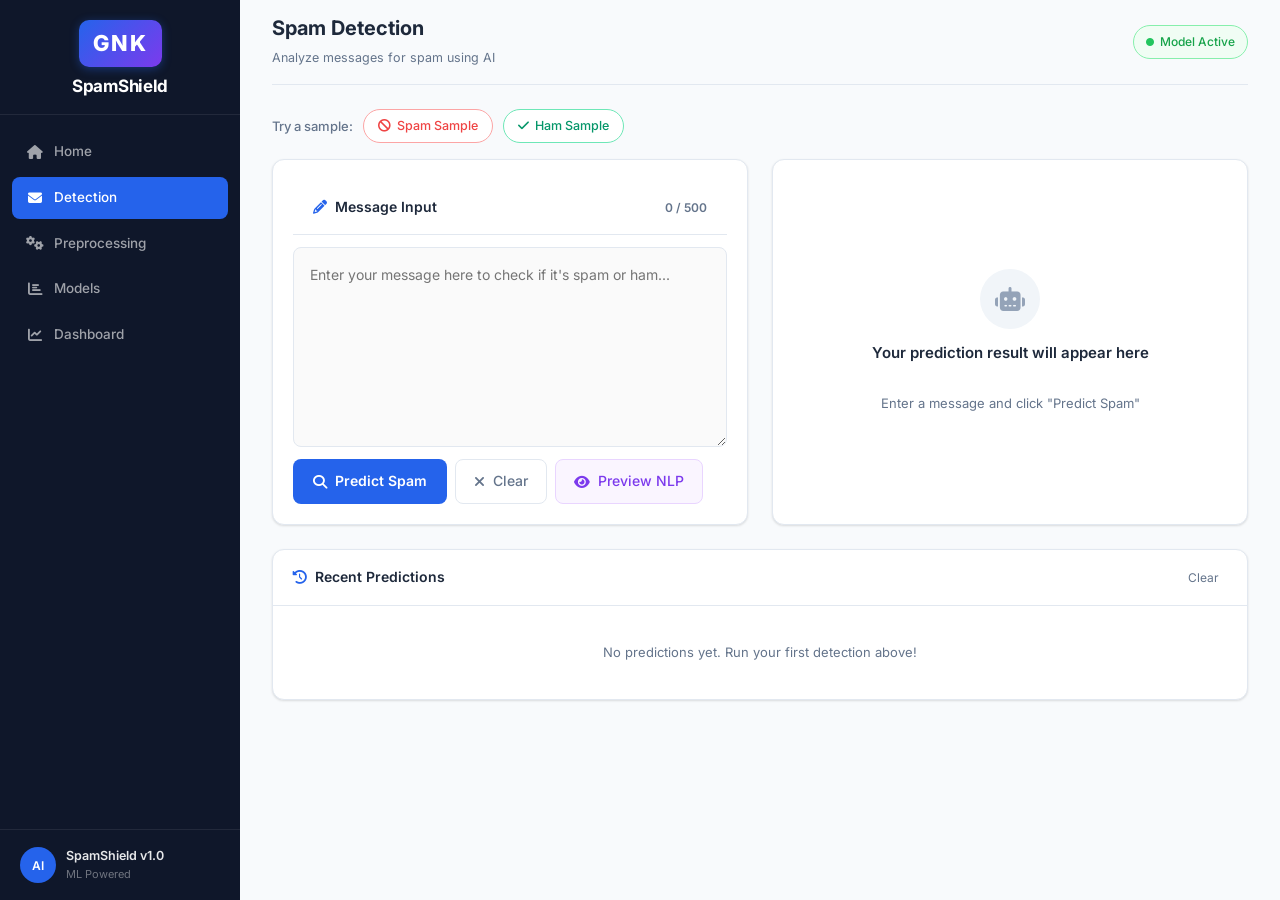
<file: templates/detect.html>
<!DOCTYPE html>
<html lang="en">
<head>
  <meta charset="UTF-8"/>
  <meta name="viewport" content="width=device-width, initial-scale=1.0"/>
  <title>Detection — SpamShield</title>
  <link href="https://fonts.googleapis.com/css2?family=Inter:wght@300;400;500;600;700&display=swap" rel="stylesheet"/>
  <link href="https://cdn.jsdelivr.net/npm/bootstrap@5.3.0/dist/css/bootstrap.min.css" rel="stylesheet"/>
  <link href="https://cdnjs.cloudflare.com/ajax/libs/font-awesome/6.4.0/css/all.min.css" rel="stylesheet"/>
  <link rel="stylesheet" href="/static/style.css"/>
</head>
<body>
<div class="layout">
  <aside class="sidebar" id="sidebar">
    <div class="sidebar-brand" style="flex-direction:column;align-items:center;padding:20px 16px 14px;gap:6px;">
      <div class="gnk-logo" style="font-size:22px;font-weight:800;letter-spacing:2px;color:#fff;background:linear-gradient(135deg,#2563eb,#7c3aed);border-radius:10px;padding:6px 14px;font-family:Inter,sans-serif;box-shadow:0 2px 10px rgba(37,99,235,0.4);">GNK</div><div class="brand-icon" style="display:none"><i class="fas fa-shield-alt"></i></div>
      <span class="brand-text">SpamShield</span>
    </div>
    <nav class="sidebar-nav">
      <a href="/" class="nav-item"><i class="fas fa-home"></i><span>Home</span></a>
      <a href="/detect" class="nav-item active"><i class="fas fa-envelope"></i><span>Detection</span></a>
      <a href="/preprocess-page" class="nav-item"><i class="fas fa-cogs"></i><span>Preprocessing</span></a>
      <a href="/models-page" class="nav-item"><i class="fas fa-chart-bar"></i><span>Models</span></a>
      <a href="/dashboard-page" class="nav-item"><i class="fas fa-chart-line"></i><span>Dashboard</span></a>
    </nav>
    <div class="sidebar-footer">
      <div class="user-info">
        <div class="user-avatar">AI</div>
        <div>
          <div class="user-name">SpamShield v1.0</div>
          <div class="user-role">ML Powered</div>
        </div>
      </div>
    </div>
  </aside>

  <main class="main-content">
    <div class="topbar">
      <button class="sidebar-toggle" onclick="toggleSidebar()"><i class="fas fa-bars"></i></button>
      <div class="topbar-title">
        <h1>Spam Detection</h1>
        <p>Analyze messages for spam using AI</p>
      </div>
      <div class="topbar-actions">
        <span class="status-badge"><i class="fas fa-circle"></i> Model Active</span>
      </div>
    </div>

    <!-- QUICK TEST SAMPLES -->
    <div class="quick-samples">
      <span class="qs-label">Try a sample:</span>
      <button class="sample-btn spam-sample" onclick="setSample('spam')">
        <i class="fas fa-ban"></i> Spam Sample
      </button>
      <button class="sample-btn ham-sample" onclick="setSample('ham')">
        <i class="fas fa-check"></i> Ham Sample
      </button>
    </div>

    <div class="detect-layout">
      <!-- LEFT: INPUT -->
      <div class="detect-input-card">
        <div class="card-header-custom">
          <i class="fas fa-pencil-alt"></i>
          <span>Message Input</span>
          <div class="char-counter"><span id="charCount">0</span> / 500</div>
        </div>
        <textarea
          id="messageInput"
          class="msg-textarea"
          placeholder="Enter your message here to check if it's spam or ham..."
          maxlength="500"
          oninput="updateCharCount()"
        ></textarea>
        <div class="detect-buttons">
          <button class="btn-predict" onclick="predict()">
            <i class="fas fa-search"></i> Predict Spam
          </button>
          <button class="btn-clear" onclick="clearAll()">
            <i class="fas fa-times"></i> Clear
          </button>
          <button class="btn-preprocess" onclick="previewPreprocess()">
            <i class="fas fa-eye"></i> Preview NLP
          </button>
        </div>
      </div>

      <!-- RIGHT: RESULT -->
      <div class="detect-result-area">
        <!-- Default state -->
        <div class="result-placeholder" id="resultPlaceholder">
          <div class="placeholder-icon"><i class="fas fa-robot"></i></div>
          <p>Your prediction result will appear here</p>
          <span>Enter a message and click "Predict Spam"</span>
        </div>

        <!-- Loading -->
        <div class="result-loading" id="resultLoading" style="display:none">
          <div class="spinner-ring"></div>
          <p>Analyzing message...</p>
        </div>

        <!-- Spam result -->
        <div class="result-card spam-result" id="spamResult" style="display:none">
          <div class="result-icon-wrap spam-icon-wrap">
            <i class="fas fa-exclamation-triangle"></i>
          </div>
          <div class="result-badge spam-badge">⚠️ SPAM DETECTED</div>
          <h2 class="result-title">It's SPAM!</h2>
          <div class="confidence-display">
            <div class="conf-label">Confidence Score</div>
            <div class="conf-value spam-conf" id="spamConf">0%</div>
            <div class="conf-bar-track">
              <div class="conf-bar spam-bar" id="spamBar" style="width:0%"></div>
            </div>
          </div>
          <div class="result-tags">
            <span class="rtag">Unsolicited</span>
            <span class="rtag">Suspicious</span>
            <span class="rtag">Block Recommended</span>
          </div>
          <div class="result-model">Model: Best Classifier</div>
        </div>

        <!-- Ham result -->
        <div class="result-card ham-result" id="hamResult" style="display:none">
          <div class="result-icon-wrap ham-icon-wrap">
            <i class="fas fa-check-circle"></i>
          </div>
          <div class="result-badge ham-badge">✅ LEGITIMATE MESSAGE</div>
          <h2 class="result-title">It's HAM!</h2>
          <div class="confidence-display">
            <div class="conf-label">Confidence Score</div>
            <div class="conf-value ham-conf" id="hamConf">0%</div>
            <div class="conf-bar-track">
              <div class="conf-bar ham-bar" id="hamBar" style="width:0%"></div>
            </div>
          </div>
          <div class="result-tags">
            <span class="rtag rtag-ham">Genuine</span>
            <span class="rtag rtag-ham">Safe</span>
            <span class="rtag rtag-ham">Legitimate</span>
          </div>
          <div class="result-model">Model: Best Classifier</div>
        </div>
      </div>
    </div>

    <!-- NLP PREVIEW (hidden by default) -->
    <div class="nlp-preview-card" id="nlpPreview" style="display:none">
      <div class="card-header-custom">
        <i class="fas fa-project-diagram"></i>
        <span>NLP Preprocessing Preview</span>
        <button class="close-btn" onclick="document.getElementById('nlpPreview').style.display='none'">
          <i class="fas fa-times"></i>
        </button>
      </div>
      <div class="nlp-steps-mini" id="nlpStepsMini"></div>
    </div>

    <!-- HISTORY -->
    <div class="history-section">
      <div class="card-header-custom">
        <i class="fas fa-history"></i>
        <span>Recent Predictions</span>
        <button class="clear-history-btn" onclick="clearHistory()">Clear</button>
      </div>
      <div id="historyList" class="history-list">
        <div class="history-empty">No predictions yet. Run your first detection above!</div>
      </div>
    </div>
  </main>
</div>

<script src="https://cdn.jsdelivr.net/npm/bootstrap@5.3.0/dist/js/bootstrap.bundle.min.js"></script>
<script src="/static/app.js"></script>
<script>
const SPAM_SAMPLE = "Congratulations! You have won a £1000 Walmart gift card. To claim call 07805290290 or visit www.giftcard4you.com. T&C Apply.";
const HAM_SAMPLE = "Hey, are you free this weekend? We're planning a small get-together at my place on Saturday evening.";

function setSample(type) {
  document.getElementById('messageInput').value = type === 'spam' ? SPAM_SAMPLE : HAM_SAMPLE;
  updateCharCount();
}

function updateCharCount() {
  const len = document.getElementById('messageInput').value.length;
  document.getElementById('charCount').textContent = len;
}

let predHistory = [];

async function predict() {
  const msg = document.getElementById('messageInput').value.trim();
  if (!msg) { alert('Please enter a message first.'); return; }

  hideAllResults();
  document.getElementById('resultLoading').style.display = 'flex';

  try {
    const res = await fetch('/predict', {
      method: 'POST',
      headers: { 'Content-Type': 'application/json' },
      body: JSON.stringify({ message: msg })
    });
    const data = await res.json();

    document.getElementById('resultLoading').style.display = 'none';

    if (data.prediction === 'Spam') {
      document.getElementById('spamConf').textContent = data.confidence + '%';
      setTimeout(() => {
        document.getElementById('spamBar').style.width = data.confidence + '%';
      }, 100);
      document.getElementById('spamResult').style.display = 'flex';
    } else {
      document.getElementById('hamConf').textContent = data.confidence + '%';
      setTimeout(() => {
        document.getElementById('hamBar').style.width = data.confidence + '%';
      }, 100);
      document.getElementById('hamResult').style.display = 'flex';
    }

    addHistory(msg, data.prediction, data.confidence);
  } catch (e) {
    document.getElementById('resultLoading').style.display = 'none';
    document.getElementById('resultPlaceholder').style.display = 'flex';
    alert('Error connecting to backend. Make sure Flask is running.');
  }
}

async function previewPreprocess() {
  const msg = document.getElementById('messageInput').value.trim();
  if (!msg) { alert('Enter a message first.'); return; }

  const res = await fetch('/preprocess', {
    method: 'POST',
    headers: { 'Content-Type': 'application/json' },
    body: JSON.stringify({ message: msg })
  });
  const d = await res.json();

  const html = `
    <div class="mini-step"><span class="ms-label">Original:</span><span class="ms-val">${d.original_text}</span></div>
    <div class="mini-step"><span class="ms-label">Lowercased:</span><span class="ms-val">${d.lowercased}</span></div>
    <div class="mini-step"><span class="ms-label">Tokens:</span><span class="ms-val">${JSON.stringify(d.tokens)}</span></div>
    <div class="mini-step"><span class="ms-label">Filtered:</span><span class="ms-val">${JSON.stringify(d.cleaned_text)}</span></div>
    <div class="mini-step"><span class="ms-label">Stemmed:</span><span class="ms-val">${JSON.stringify(d.stemmed_text)}</span></div>
    <div class="mini-step"><span class="ms-label">Final:</span><span class="ms-val">${d.final_text}</span></div>
  `;
  document.getElementById('nlpStepsMini').innerHTML = html;
  document.getElementById('nlpPreview').style.display = 'block';
}

function hideAllResults() {
  ['resultPlaceholder','spamResult','hamResult'].forEach(id => {
    document.getElementById(id).style.display = 'none';
  });
  document.getElementById('spamBar').style.width = '0%';
  document.getElementById('hamBar').style.width = '0%';
}

function clearAll() {
  document.getElementById('messageInput').value = '';
  updateCharCount();
  hideAllResults();
  document.getElementById('resultPlaceholder').style.display = 'flex';
  document.getElementById('nlpPreview').style.display = 'none';
}

function addHistory(msg, pred, conf) {
  predHistory.unshift({ msg: msg.substring(0, 60) + (msg.length > 60 ? '...' : ''), pred, conf });
  if (predHistory.length > 5) predHistory.pop();
  renderHistory();
}

function renderHistory() {
  const el = document.getElementById('historyList');
  if (!predHistory.length) {
    el.innerHTML = '<div class="history-empty">No predictions yet.</div>';
    return;
  }
  el.innerHTML = predHistory.map(h => `
    <div class="history-item">
      <div class="hi-text">${h.msg}</div>
      <span class="hi-badge ${h.pred === 'Spam' ? 'hi-spam' : 'hi-ham'}">${h.pred}</span>
      <span class="hi-conf">${h.conf}%</span>
    </div>
  `).join('');
}

function clearHistory() {
  predHistory = [];
  renderHistory();
}
</script>
</body>
</html>
</file>
<file: static/style.css>
/* ===========================
   SpamShield — Premium SaaS CSS
   =========================== */
*, *::before, *::after { box-sizing: border-box; margin: 0; padding: 0; }

:root {
  --sidebar-w: 240px;
  --sidebar-bg: #0f172a;
  --sidebar-active: #1e3a5f;
  --primary: #2563eb;
  --primary-light: #eff6ff;
  --spam-red: #ef4444;
  --spam-light: #fef2f2;
  --ham-green: #10b981;
  --ham-light: #f0fdf4;
  --bg: #f8fafc;
  --card: #ffffff;
  --border: #e2e8f0;
  --text: #1e293b;
  --text-muted: #64748b;
  --shadow: 0 1px 3px rgba(0,0,0,0.07), 0 1px 2px rgba(0,0,0,0.06);
  --shadow-md: 0 4px 6px rgba(0,0,0,0.05), 0 2px 4px rgba(0,0,0,0.06);
  --radius: 12px;
  --radius-sm: 8px;
  --radius-lg: 16px;
}

body { font-family: 'Inter', -apple-system, sans-serif; background: var(--bg); color: var(--text); font-size: 14px; line-height: 1.6; }

/* ===== LAYOUT ===== */
.layout { display: flex; min-height: 100vh; }
.main-content { flex: 1; margin-left: var(--sidebar-w); padding: 0 2rem 2rem; max-width: 100%; overflow-x: hidden; }

/* ===== SIDEBAR ===== */
.sidebar {
  width: var(--sidebar-w); position: fixed; top: 0; left: 0; bottom: 0;
  background: var(--sidebar-bg); display: flex; flex-direction: column;
  z-index: 100; overflow-y: auto; transition: transform 0.3s ease;
}
.sidebar-brand {
  padding: 1.5rem 1.25rem; display: flex; align-items: center; gap: 10px;
  border-bottom: 1px solid rgba(255,255,255,0.08);
}
.brand-icon {
  width: 36px; height: 36px; background: var(--primary); border-radius: 10px;
  display: flex; align-items: center; justify-content: center; color: white; font-size: 16px;
}
.brand-text { color: white; font-size: 17px; font-weight: 700; letter-spacing: -0.3px; }
.sidebar-nav { flex: 1; padding: 1rem 0.75rem; display: flex; flex-direction: column; gap: 4px; }
.nav-item {
  display: flex; align-items: center; gap: 10px; padding: 10px 14px;
  color: rgba(255,255,255,0.6); text-decoration: none; border-radius: var(--radius-sm);
  font-size: 13.5px; font-weight: 500; transition: all 0.15s;
}
.nav-item:hover { background: rgba(255,255,255,0.08); color: rgba(255,255,255,0.9); }
.nav-item.active { background: var(--primary); color: white; }
.nav-item i { width: 18px; text-align: center; font-size: 14px; }
.sidebar-footer { padding: 1rem 1.25rem; border-top: 1px solid rgba(255,255,255,0.08); }
.user-info { display: flex; align-items: center; gap: 10px; }
.user-avatar {
  width: 36px; height: 36px; background: var(--primary); border-radius: 50%;
  display: flex; align-items: center; justify-content: center; color: white; font-size: 12px; font-weight: 600;
}
.user-name { color: rgba(255,255,255,0.9); font-size: 12.5px; font-weight: 600; }
.user-role { color: rgba(255,255,255,0.4); font-size: 11px; }

/* ===== TOPBAR ===== */
.topbar {
  position: sticky; top: 0; z-index: 50; background: rgba(248,250,252,0.95);
  backdrop-filter: blur(8px); border-bottom: 1px solid var(--border);
  padding: 1rem 0; display: flex; align-items: center; gap: 1rem; margin-bottom: 1.5rem;
}
.sidebar-toggle {
  background: white; border: 1px solid var(--border); border-radius: var(--radius-sm);
  width: 36px; height: 36px; display: none; align-items: center; justify-content: center;
  cursor: pointer; font-size: 14px; color: var(--text-muted);
}
.topbar-title { flex: 1; }
.topbar-title h1 { font-size: 20px; font-weight: 700; color: var(--text); line-height: 1.2; }
.topbar-title p { font-size: 12.5px; color: var(--text-muted); margin: 0; }
.status-badge {
  display: flex; align-items: center; gap: 6px; padding: 6px 12px;
  background: #f0fdf4; border: 1px solid #86efac; border-radius: 20px;
  color: #16a34a; font-size: 12px; font-weight: 500;
}
.status-badge i { font-size: 8px; color: #22c55e; animation: pulse 2s infinite; }
@keyframes pulse { 0%,100%{opacity:1} 50%{opacity:0.4} }

/* ===== CARDS ===== */
.card-header-custom {
  display: flex; align-items: center; gap: 8px; padding: 1rem 1.25rem;
  border-bottom: 1px solid var(--border); font-size: 14px; font-weight: 600; color: var(--text);
}
.card-header-custom i { color: var(--primary); }

/* ===== HOME PAGE ===== */
.hero-section {
  background: linear-gradient(135deg, #1e3a5f 0%, #0f172a 100%);
  border-radius: var(--radius-lg); padding: 3rem; margin-bottom: 1.5rem;
  display: flex; align-items: center; justify-content: space-between; gap: 2rem;
  overflow: hidden; position: relative;
}
.hero-section::before {
  content: ''; position: absolute; top: -50%; right: -10%; width: 400px; height: 400px;
  background: rgba(37,99,235,0.15); border-radius: 50%;
}
.hero-content { position: relative; z-index: 1; max-width: 520px; }
.hero-badge {
  display: inline-flex; align-items: center; gap: 6px;
  background: rgba(37,99,235,0.3); border: 1px solid rgba(37,99,235,0.5);
  color: #93c5fd; font-size: 12px; font-weight: 500; padding: 5px 12px; border-radius: 20px; margin-bottom: 1rem;
}
.hero-title { font-size: 36px; font-weight: 800; color: white; line-height: 1.2; margin-bottom: 1rem; }
.gradient-text { background: linear-gradient(135deg, #60a5fa, #a78bfa); -webkit-background-clip: text; -webkit-text-fill-color: transparent; }
.hero-sub { color: rgba(255,255,255,0.65); font-size: 15px; line-height: 1.7; margin-bottom: 1.75rem; }
.hero-buttons { display: flex; gap: 12px; flex-wrap: wrap; }
.btn-primary-custom {
  display: inline-flex; align-items: center; gap: 8px; padding: 11px 22px;
  background: var(--primary); color: white; border-radius: var(--radius-sm);
  font-size: 14px; font-weight: 600; text-decoration: none; transition: all 0.15s;
}
.btn-primary-custom:hover { background: #1d4ed8; color: white; transform: translateY(-1px); }
.btn-secondary-custom {
  display: inline-flex; align-items: center; gap: 8px; padding: 11px 22px;
  background: rgba(255,255,255,0.12); border: 1px solid rgba(255,255,255,0.25);
  color: white; border-radius: var(--radius-sm); font-size: 14px; font-weight: 600; text-decoration: none; transition: all 0.15s;
}
.btn-secondary-custom:hover { background: rgba(255,255,255,0.2); color: white; }
.hero-visual { position: relative; z-index: 1; display: flex; flex-direction: column; gap: 1rem; align-items: flex-end; }
.hero-card {
  display: flex; align-items: center; gap: 12px; padding: 14px 18px;
  border-radius: var(--radius); background: rgba(255,255,255,0.1); backdrop-filter: blur(10px);
  border: 1px solid rgba(255,255,255,0.15); min-width: 220px;
}
.spam-card i { color: #ef4444; font-size: 22px; }
.ham-card i { color: #10b981; font-size: 22px; }
.hc-label { font-size: 11px; color: rgba(255,255,255,0.5); font-weight: 600; letter-spacing: 0.5px; }
.hc-val { font-size: 14px; color: white; font-weight: 600; }
.hero-stat-ring {
  width: 110px; height: 110px; border-radius: 50%;
  border: 3px solid rgba(37,99,235,0.4); display: flex; align-items: center; justify-content: center;
  background: rgba(37,99,235,0.15); align-self: center;
}
.ring-inner { text-align: center; }
.ring-val { font-size: 22px; font-weight: 800; color: white; }
.ring-label { font-size: 11px; color: rgba(255,255,255,0.5); }

.stats-strip {
  background: var(--card); border: 1px solid var(--border); border-radius: var(--radius);
  padding: 1.25rem 2rem; margin-bottom: 1.5rem; display: flex; align-items: center; justify-content: space-around; gap: 1rem;
  box-shadow: var(--shadow);
}
.stat-item { text-align: center; }
.stat-num { font-size: 24px; font-weight: 800; color: var(--text); }
.stat-lbl { font-size: 12px; color: var(--text-muted); margin-top: 2px; }
.stat-divider { width: 1px; height: 40px; background: var(--border); }
.spam-col { color: var(--spam-red); }
.ham-col { color: var(--ham-green); }

.section-title { font-size: 17px; font-weight: 700; color: var(--text); margin: 1.5rem 0 1rem; }

.features-grid { display: grid; grid-template-columns: repeat(auto-fit, minmax(220px, 1fr)); gap: 1rem; margin-bottom: 1.5rem; }
.feature-card {
  background: var(--card); border: 1px solid var(--border); border-radius: var(--radius);
  padding: 1.5rem; box-shadow: var(--shadow); cursor: pointer; transition: all 0.2s; position: relative;
}
.feature-card:hover { transform: translateY(-3px); box-shadow: var(--shadow-md); border-color: var(--primary); }
.fc-icon {
  width: 48px; height: 48px; border-radius: var(--radius-sm); display: flex;
  align-items: center; justify-content: center; font-size: 20px; margin-bottom: 1rem;
}
.spam-icon { background: #fef2f2; color: #ef4444; }
.blue-icon { background: #eff6ff; color: #2563eb; }
.green-icon { background: #f0fdf4; color: #059669; }
.purple-icon { background: #faf5ff; color: #7c3aed; }
.feature-card h4 { font-size: 15px; font-weight: 700; margin-bottom: 0.5rem; }
.feature-card p { font-size: 13px; color: var(--text-muted); line-height: 1.6; }
.fc-arrow { position: absolute; top: 1.25rem; right: 1.25rem; color: var(--border); font-size: 14px; }
.feature-card:hover .fc-arrow { color: var(--primary); }

.pipeline-section { background: var(--card); border: 1px solid var(--border); border-radius: var(--radius); padding: 1.5rem; box-shadow: var(--shadow); }
.pipeline-steps { display: flex; align-items: center; justify-content: center; gap: 0.5rem; flex-wrap: wrap; }
.pipe-step {
  display: flex; flex-direction: column; align-items: center; gap: 6px;
  padding: 1rem; background: #f8fafc; border-radius: var(--radius); border: 1px solid var(--border);
  min-width: 90px; transition: all 0.2s;
}
.pipe-step.active { background: var(--primary-light); border-color: var(--primary); }
.ps-num { font-size: 11px; font-weight: 700; color: var(--text-muted); }
.ps-icon { font-size: 22px; color: var(--primary); }
.ps-label { font-size: 12px; font-weight: 600; color: var(--text); text-align: center; }
.pipe-arrow { color: var(--text-muted); font-size: 12px; }

/* ===== DETECTION PAGE ===== */
.quick-samples {
  display: flex; align-items: center; gap: 10px; margin-bottom: 1rem; flex-wrap: wrap;
}
.qs-label { font-size: 13px; color: var(--text-muted); font-weight: 500; }
.sample-btn {
  display: inline-flex; align-items: center; gap: 6px; padding: 6px 14px;
  border-radius: 20px; border: 1px solid; font-size: 12.5px; font-weight: 500; cursor: pointer; background: white; transition: all 0.15s;
}
.spam-sample { border-color: #fca5a5; color: #ef4444; }
.spam-sample:hover { background: #fef2f2; }
.ham-sample { border-color: #6ee7b7; color: #059669; }
.ham-sample:hover { background: #f0fdf4; }

.detect-layout { display: grid; grid-template-columns: 1fr 1fr; gap: 1.5rem; margin-bottom: 1.5rem; }
.detect-input-card {
  background: var(--card); border: 1px solid var(--border); border-radius: var(--radius);
  padding: 1.25rem; box-shadow: var(--shadow); display: flex; flex-direction: column;
}
.msg-textarea {
  flex: 1; min-height: 200px; border: 1.5px solid var(--border); border-radius: var(--radius-sm);
  padding: 1rem; font-family: 'Inter', sans-serif; font-size: 14px; resize: vertical;
  color: var(--text); transition: border-color 0.15s; background: #fafafa;
  margin: 0.75rem 0;
}
.msg-textarea:focus { outline: none; border-color: var(--primary); background: white; }
.char-counter { margin-left: auto; font-size: 12px; color: var(--text-muted); }
.detect-buttons { display: flex; gap: 8px; flex-wrap: wrap; }
.btn-predict {
  display: inline-flex; align-items: center; gap: 8px; padding: 10px 20px;
  background: var(--primary); color: white; border: none; border-radius: var(--radius-sm);
  font-size: 14px; font-weight: 600; cursor: pointer; transition: all 0.15s;
}
.btn-predict:hover { background: #1d4ed8; transform: translateY(-1px); }
.btn-clear {
  display: inline-flex; align-items: center; gap: 8px; padding: 10px 18px;
  background: white; color: var(--text-muted); border: 1px solid var(--border); border-radius: var(--radius-sm);
  font-size: 14px; font-weight: 500; cursor: pointer; transition: all 0.15s;
}
.btn-clear:hover { background: #f8fafc; color: var(--spam-red); border-color: var(--spam-red); }
.btn-preprocess {
  display: inline-flex; align-items: center; gap: 8px; padding: 10px 18px;
  background: #faf5ff; color: #7c3aed; border: 1px solid #e9d5ff; border-radius: var(--radius-sm);
  font-size: 14px; font-weight: 500; cursor: pointer; transition: all 0.15s;
}
.btn-preprocess:hover { background: #ede9fe; }

.detect-result-area {
  background: var(--card); border: 1px solid var(--border); border-radius: var(--radius);
  box-shadow: var(--shadow); overflow: hidden; display: flex; flex-direction: column;
}
.result-placeholder {
  flex: 1; display: flex; flex-direction: column; align-items: center; justify-content: center;
  padding: 2rem; text-align: center; gap: 0.75rem;
}
.placeholder-icon { width: 60px; height: 60px; background: #f1f5f9; border-radius: 50%; display: flex; align-items: center; justify-content: center; font-size: 24px; color: #94a3b8; }
.result-placeholder p { font-size: 15px; font-weight: 600; color: var(--text); }
.result-placeholder span { font-size: 13px; color: var(--text-muted); }

.result-loading {
  flex: 1; display: flex; flex-direction: column; align-items: center; justify-content: center;
  gap: 1rem; padding: 2rem;
}
.spinner-ring {
  width: 48px; height: 48px; border: 3px solid #e2e8f0; border-top-color: var(--primary);
  border-radius: 50%; animation: spin 0.8s linear infinite;
}
@keyframes spin { to { transform: rotate(360deg); } }
.result-loading p { color: var(--text-muted); font-size: 14px; }

.result-card {
  flex: 1; flex-direction: column; align-items: center; justify-content: center;
  padding: 2rem; text-align: center; gap: 1rem;
}
.spam-result { background: linear-gradient(135deg, #fff5f5, #fff); border-top: 4px solid var(--spam-red); }
.ham-result { background: linear-gradient(135deg, #f0fdf9, #fff); border-top: 4px solid var(--ham-green); }
.result-icon-wrap {
  width: 70px; height: 70px; border-radius: 50%; display: flex; align-items: center; justify-content: center; font-size: 28px;
}
.spam-icon-wrap { background: #fef2f2; color: var(--spam-red); }
.ham-icon-wrap { background: #f0fdf4; color: var(--ham-green); }
.result-badge {
  display: inline-block; padding: 5px 14px; border-radius: 20px; font-size: 12px; font-weight: 700; letter-spacing: 0.5px;
}
.spam-badge { background: #fef2f2; color: var(--spam-red); border: 1px solid #fca5a5; }
.ham-badge { background: #f0fdf4; color: #059669; border: 1px solid #6ee7b7; }
.result-title { font-size: 28px; font-weight: 800; }
.spam-result .result-title { color: var(--spam-red); }
.ham-result .result-title { color: var(--ham-green); }
.confidence-display { width: 100%; }
.conf-label { font-size: 12px; color: var(--text-muted); margin-bottom: 4px; }
.conf-value { font-size: 32px; font-weight: 800; margin-bottom: 8px; }
.spam-conf { color: var(--spam-red); }
.ham-conf { color: var(--ham-green); }
.conf-bar-track { height: 8px; background: #e2e8f0; border-radius: 4px; overflow: hidden; }
.conf-bar { height: 100%; border-radius: 4px; transition: width 0.8s ease; }
.spam-bar { background: linear-gradient(90deg, #ef4444, #f97316); }
.ham-bar { background: linear-gradient(90deg, #10b981, #06b6d4); }
.result-tags { display: flex; gap: 6px; flex-wrap: wrap; justify-content: center; margin-top: 0.5rem; }
.rtag { padding: 4px 10px; background: #fef2f2; color: #ef4444; border-radius: 20px; font-size: 11.5px; font-weight: 500; }
.rtag-ham { background: #f0fdf4; color: #059669; }
.result-model { font-size: 12px; color: var(--text-muted); margin-top: 0.5rem; }

.nlp-preview-card {
  background: var(--card); border: 1px solid #e9d5ff; border-radius: var(--radius);
  margin-bottom: 1.5rem; box-shadow: var(--shadow); overflow: hidden;
}
.close-btn { margin-left: auto; background: none; border: none; color: var(--text-muted); cursor: pointer; font-size: 16px; padding: 4px; }
.close-btn:hover { color: var(--spam-red); }
.nlp-steps-mini { padding: 1rem 1.25rem; display: flex; flex-direction: column; gap: 8px; }
.mini-step { display: flex; gap: 10px; padding: 8px 12px; background: #f8fafc; border-radius: var(--radius-sm); font-size: 13px; }
.ms-label { font-weight: 600; color: var(--primary); min-width: 90px; }
.ms-val { color: var(--text); word-break: break-all; }

.history-section {
  background: var(--card); border: 1px solid var(--border); border-radius: var(--radius);
  box-shadow: var(--shadow); overflow: hidden;
}
.clear-history-btn { margin-left: auto; background: none; border: none; color: var(--text-muted); font-size: 12px; cursor: pointer; padding: 2px 8px; }
.clear-history-btn:hover { color: var(--spam-red); }
.history-list { padding: 0.75rem; display: flex; flex-direction: column; gap: 6px; }
.history-empty { text-align: center; color: var(--text-muted); padding: 1.5rem; font-size: 13px; }
.history-item {
  display: flex; align-items: center; gap: 10px; padding: 10px 12px;
  background: #f8fafc; border-radius: var(--radius-sm); font-size: 13px;
}
.hi-text { flex: 1; color: var(--text); }
.hi-badge { padding: 3px 10px; border-radius: 20px; font-size: 11px; font-weight: 600; }
.hi-spam { background: #fef2f2; color: var(--spam-red); }
.hi-ham { background: #f0fdf4; color: #059669; }
.hi-conf { color: var(--text-muted); font-size: 12px; font-weight: 500; min-width: 40px; text-align: right; }

/* ===== PREPROCESSING PAGE ===== */
.info-banner {
  display: flex; align-items: center; gap: 10px; padding: 12px 16px;
  background: #eff6ff; border: 1px solid #bfdbfe; border-radius: var(--radius-sm);
  color: #1d4ed8; font-size: 13px; margin-bottom: 1.25rem;
}
.pp-input-card {
  background: var(--card); border: 1px solid var(--border); border-radius: var(--radius);
  padding: 1.25rem; box-shadow: var(--shadow); margin-bottom: 1.25rem;
}
.pp-textarea {
  width: 100%; border: 1.5px solid var(--border); border-radius: var(--radius-sm);
  padding: 1rem; font-family: 'Inter', sans-serif; font-size: 14px; min-height: 90px;
  resize: vertical; color: var(--text); margin-bottom: 1rem; background: #fafafa;
}
.pp-textarea:focus { outline: none; border-color: var(--primary); }
.pp-actions { display: flex; gap: 8px; }

.pipeline-info-row {
  display: flex; align-items: center; gap: 8px; flex-wrap: wrap;
  background: var(--card); border: 1px solid var(--border); border-radius: var(--radius);
  padding: 1rem 1.5rem; box-shadow: var(--shadow); margin-bottom: 1.5rem;
}
.pi-card {
  display: flex; align-items: center; gap: 6px; padding: 8px 14px;
  background: #f8fafc; border-radius: var(--radius-sm); font-size: 13px; font-weight: 500; color: var(--text);
}
.pi-arrow { color: var(--text-muted); font-size: 12px; }

.timeline-container { display: flex; flex-direction: column; gap: 0; margin-bottom: 1.5rem; }
.timeline-placeholder {
  background: var(--card); border: 1px solid var(--border); border-radius: var(--radius);
  padding: 3rem; text-align: center; color: var(--text-muted);
}
.timeline-placeholder i { font-size: 32px; margin-bottom: 0.75rem; display: block; color: #cbd5e1; }
.timeline-step {
  display: flex; align-items: flex-start; gap: 1rem;
  animation: slideIn 0.4s ease forwards; opacity: 0; transform: translateY(10px);
  padding-bottom: 1rem; position: relative;
}
@keyframes slideIn { to { opacity:1; transform:translateY(0); } }
.tl-dot {
  width: 44px; height: 44px; border-radius: 50%; display: flex; align-items: center;
  justify-content: center; color: white; font-size: 16px; flex-shrink: 0; margin-top: 4px; z-index: 1;
}
.tl-line {
  position: absolute; left: 21px; top: 50px; bottom: -4px; width: 2px;
  background: var(--border);
}
.timeline-step:last-child .tl-line { display: none; }
.tl-card {
  flex: 1; background: var(--card); border: 1px solid var(--border); border-radius: var(--radius);
  padding: 1rem 1.25rem; box-shadow: var(--shadow);
}
.tl-header { display: flex; justify-content: space-between; align-items: center; margin-bottom: 4px; }
.tl-step-label { font-size: 13px; font-weight: 700; }
.tl-count { font-size: 11px; color: var(--text-muted); background: #f1f5f9; padding: 2px 8px; border-radius: 12px; }
.tl-desc { font-size: 12px; color: var(--text-muted); margin-bottom: 8px; }
.tl-value { font-size: 13px; color: var(--text); background: #f8fafc; padding: 8px 12px; border-radius: var(--radius-sm); border: 1px solid var(--border); word-break: break-word; }

.token-stats-grid { display: grid; grid-template-columns: repeat(4, 1fr); gap: 1rem; margin-bottom: 1.5rem; }
.ts-card {
  background: var(--card); border: 1px solid var(--border); border-radius: var(--radius);
  padding: 1.25rem; text-align: center; box-shadow: var(--shadow);
}
.ts-num { font-size: 32px; font-weight: 800; color: var(--primary); }
.ts-label { font-size: 12px; color: var(--text-muted); margin-top: 4px; }

.token-table-card {
  background: var(--card); border: 1px solid var(--border); border-radius: var(--radius);
  box-shadow: var(--shadow); overflow: hidden; margin-bottom: 1.5rem;
}
.token-table-wrap { overflow-x: auto; }
.token-table { width: 100%; border-collapse: collapse; }
.token-table th { padding: 10px 16px; text-align: left; font-size: 12px; font-weight: 600; color: var(--text-muted); text-transform: uppercase; letter-spacing: 0.5px; border-bottom: 1px solid var(--border); background: #f8fafc; }
.token-table td { padding: 10px 16px; font-size: 13px; border-bottom: 1px solid #f1f5f9; }
.token-table tr:last-child td { border-bottom: none; }
.tag-kept { display: inline-block; padding: 2px 8px; background: #f0fdf4; color: #059669; border-radius: 12px; font-size: 11.5px; font-weight: 500; }
.tag-removed { display: inline-block; padding: 2px 8px; background: #fef2f2; color: #ef4444; border-radius: 12px; font-size: 11.5px; font-weight: 500; }

/* ===== MODELS PAGE ===== */
.best-model-banner {
  display: flex; align-items: center; gap: 1rem; padding: 1.25rem 1.5rem;
  background: linear-gradient(135deg, #1e3a5f, #2563eb);
  border-radius: var(--radius); color: white; margin-bottom: 1.5rem;
}
.bm-icon { width: 44px; height: 44px; background: rgba(255,255,255,0.15); border-radius: 50%; display: flex; align-items: center; justify-content: center; font-size: 18px; }
.bm-title { font-size: 12px; color: rgba(255,255,255,0.6); font-weight: 500; }
.bm-sub { font-size: 16px; font-weight: 700; }
.bm-acc { margin-left: auto; font-size: 32px; font-weight: 800; }

.metrics-top-grid { display: grid; grid-template-columns: repeat(4, 1fr); gap: 1rem; margin-bottom: 1.5rem; }
.mtc-card {
  background: var(--card); border: 1px solid var(--border); border-radius: var(--radius);
  padding: 1.25rem; display: flex; align-items: center; gap: 1rem; box-shadow: var(--shadow);
}
.mtc-icon { width: 44px; height: 44px; border-radius: var(--radius-sm); display: flex; align-items: center; justify-content: center; font-size: 18px; flex-shrink: 0; }
.mtc-label { font-size: 12px; color: var(--text-muted); font-weight: 500; }
.mtc-val { font-size: 22px; font-weight: 800; color: var(--text); }

.table-card {
  background: var(--card); border: 1px solid var(--border); border-radius: var(--radius);
  box-shadow: var(--shadow); overflow: hidden; margin-bottom: 1.5rem;
}
.comparison-table { width: 100%; border-collapse: collapse; }
.comparison-table th { padding: 12px 16px; text-align: left; font-size: 12px; font-weight: 600; color: var(--text-muted); text-transform: uppercase; letter-spacing: 0.5px; border-bottom: 1px solid var(--border); background: #f8fafc; }
.comparison-table td { padding: 12px 16px; font-size: 13.5px; border-bottom: 1px solid #f1f5f9; }
.comparison-table tr:last-child td { border-bottom: none; }
.best-row { background: #fffbeb; }
.model-name-cell { display: flex; align-items: center; gap: 8px; font-weight: 600; }
.model-name-cell i { color: var(--primary); }
.best-tag { padding: 2px 8px; background: #fef3c7; color: #92400e; border-radius: 12px; font-size: 11px; font-weight: 600; }
.metric-cell { display: flex; align-items: center; gap: 8px; }
.metric-bar { height: 6px; border-radius: 3px; min-width: 4px; max-width: 60px; }
.loading-row { text-align: center; padding: 2rem; color: var(--text-muted); }
.status-ok { padding: 3px 10px; background: #f0fdf4; color: #059669; border-radius: 12px; font-size: 11.5px; font-weight: 500; }

.charts-row { display: grid; grid-template-columns: 1fr 1fr; gap: 1.5rem; margin-bottom: 1.5rem; }
.chart-card {
  background: var(--card); border: 1px solid var(--border); border-radius: var(--radius);
  box-shadow: var(--shadow); overflow: hidden;
}
.chart-card > div:last-child { padding: 1rem 1.25rem 1.25rem; }

.cm-grid { display: grid; grid-template-columns: repeat(3, 1fr); gap: 1rem; margin-bottom: 1.5rem; }
.cm-card { background: var(--card); border: 1px solid var(--border); border-radius: var(--radius); padding: 1.25rem; box-shadow: var(--shadow); }
.cm-title { font-size: 14px; font-weight: 700; margin-bottom: 1rem; color: var(--text); }
.cm-matrix { display: flex; flex-direction: column; gap: 4px; font-size: 13px; }
.cm-header-row, .cm-row { display: flex; gap: 4px; }
.cm-col-head { flex: 1; text-align: center; font-size: 11px; font-weight: 600; color: var(--text-muted); padding: 4px; }
.cm-row-head { width: 90px; font-size: 11px; font-weight: 600; color: var(--text-muted); display: flex; align-items: center; }
.cm-cell {
  flex: 1; padding: 16px 8px; text-align: center; border-radius: var(--radius-sm);
  font-size: 18px; font-weight: 800; position: relative;
}
.cm-cell-label { font-size: 10px; font-weight: 600; margin-top: 2px; }
.tn { background: #f0fdf4; color: #059669; }
.tp { background: #f0fdf4; color: #059669; }
.fp { background: #fef2f2; color: #ef4444; }
.fn { background: #fef2f2; color: #ef4444; }

.model-cards-grid { display: grid; grid-template-columns: repeat(3, 1fr); gap: 1rem; margin-bottom: 1.5rem; }
.model-detail-card {
  background: var(--card); border: 1px solid var(--border); border-radius: var(--radius);
  padding: 1.5rem; box-shadow: var(--shadow); position: relative; overflow: hidden;
}
.model-best { border-color: #fbbf24; background: linear-gradient(to bottom, #fffbeb, #fff); }
.model-best-ribbon {
  position: absolute; top: 12px; right: 12px; background: #fef3c7; color: #92400e;
  font-size: 11px; font-weight: 700; padding: 3px 10px; border-radius: 12px;
}
.mdc-icon { font-size: 28px; margin-bottom: 0.75rem; }
.model-detail-card h4 { font-size: 16px; font-weight: 700; margin-bottom: 6px; }
.model-detail-card p { font-size: 12.5px; color: var(--text-muted); margin-bottom: 1rem; line-height: 1.6; }
.mdc-stats { display: grid; grid-template-columns: 1fr 1fr; gap: 8px; }
.mdc-stat { background: #f8fafc; border-radius: var(--radius-sm); padding: 8px; text-align: center; }
.mds-val { display: block; font-size: 16px; font-weight: 800; color: var(--primary); }
.mds-lbl { font-size: 11px; color: var(--text-muted); }

/* ===== DASHBOARD PAGE ===== */
.kpi-grid { display: grid; grid-template-columns: repeat(4, 1fr); gap: 1rem; margin-bottom: 1.5rem; }
.kpi-card {
  background: var(--card); border: 1px solid var(--border); border-radius: var(--radius);
  padding: 1.25rem; display: flex; align-items: center; gap: 1rem; box-shadow: var(--shadow);
}
.kpi-icon { width: 48px; height: 48px; border-radius: var(--radius); display: flex; align-items: center; justify-content: center; font-size: 20px; flex-shrink: 0; }
.kpi-label { font-size: 12px; color: var(--text-muted); font-weight: 500; }
.kpi-val { font-size: 24px; font-weight: 800; color: var(--text); }
.kpi-trend { font-size: 11.5px; display: flex; align-items: center; gap: 4px; margin-top: 2px; }
.kpi-trend.up { color: #059669; }
.kpi-trend.down { color: var(--spam-red); }
.kpi-trend.neutral { color: var(--text-muted); }

.dash-charts-row { display: grid; grid-template-columns: 1fr 1.5fr; gap: 1.5rem; margin-bottom: 1.5rem; }
.dash-chart-card {
  background: var(--card); border: 1px solid var(--border); border-radius: var(--radius);
  box-shadow: var(--shadow); overflow: hidden;
}
.dash-chart-card > div:last-of-type { padding: 1rem 1.25rem 1.25rem; }
.pie-legend { display: flex; justify-content: center; gap: 1.5rem; padding: 0.5rem 0 0.75rem; font-size: 13px; color: var(--text-muted); }
.legend-dot { display: inline-block; width: 10px; height: 10px; border-radius: 50%; margin-right: 4px; }
.spam-dot { background: var(--spam-red); }
.ham-dot { background: var(--ham-green); }

.wordcloud-section {
  background: var(--card); border: 1px solid var(--border); border-radius: var(--radius);
  box-shadow: var(--shadow); overflow: hidden; margin-bottom: 1.5rem;
}
.wc-sub { margin-left: auto; font-size: 12px; color: var(--text-muted); font-weight: 400; }
.wordcloud-display {
  padding: 1.5rem 2rem; min-height: 140px; display: flex; flex-wrap: wrap;
  gap: 12px 18px; align-items: center; justify-content: center;
}
.wc-word { font-weight: 700; transition: transform 0.15s; cursor: default; line-height: 1; }
.wc-word:hover { transform: scale(1.1); }

.insights-grid { display: grid; grid-template-columns: repeat(2, 1fr); gap: 1rem; margin-bottom: 1.5rem; }
.insight-card {
  background: var(--card); border: 1px solid var(--border); border-radius: var(--radius);
  padding: 1.25rem; display: flex; align-items: flex-start; gap: 1rem; box-shadow: var(--shadow);
}
.insight-icon { width: 44px; height: 44px; border-radius: var(--radius-sm); display: flex; align-items: center; justify-content: center; font-size: 18px; flex-shrink: 0; }
.insight-title { font-size: 14px; font-weight: 700; margin-bottom: 4px; }
.insight-text { font-size: 13px; color: var(--text-muted); line-height: 1.6; }

.powerbi-section {
  background: var(--card); border: 1px solid var(--border); border-radius: var(--radius);
  box-shadow: var(--shadow); overflow: hidden; margin-bottom: 1.5rem;
}
.powerbi-badge { margin-left: auto; padding: 3px 10px; background: #fef9c3; color: #854d0e; border-radius: 12px; font-size: 11px; font-weight: 600; }
.powerbi-placeholder { padding: 2rem; text-align: center; }
.pbi-icon { font-size: 36px; color: #f2c811; margin-bottom: 0.75rem; }
.powerbi-placeholder h4 { font-size: 16px; font-weight: 700; margin-bottom: 0.5rem; }
.powerbi-placeholder p { font-size: 13px; color: var(--text-muted); margin-bottom: 1rem; }
.pbi-url-input { display: flex; gap: 8px; max-width: 600px; margin: 0 auto; }
.pbi-url-input input {
  flex: 1; padding: 9px 14px; border: 1.5px solid var(--border); border-radius: var(--radius-sm);
  font-size: 13px; font-family: 'Inter', sans-serif;
}
.pbi-url-input input:focus { outline: none; border-color: var(--primary); }
.pbi-url-input button {
  padding: 9px 18px; background: var(--primary); color: white; border: none;
  border-radius: var(--radius-sm); font-size: 13px; font-weight: 600; cursor: pointer;
}
.pbi-url-input button:hover { background: #1d4ed8; }

/* ===== RESPONSIVE ===== */
@media (max-width: 900px) {
  .sidebar { transform: translateX(-100%); }
  .sidebar.open { transform: translateX(0); }
  .main-content { margin-left: 0; padding: 0 1rem 2rem; }
  .sidebar-toggle { display: flex; }
  .detect-layout { grid-template-columns: 1fr; }
  .charts-row, .dash-charts-row, .insights-grid { grid-template-columns: 1fr; }
  .metrics-top-grid, .kpi-grid, .token-stats-grid { grid-template-columns: repeat(2, 1fr); }
  .cm-grid, .model-cards-grid { grid-template-columns: 1fr; }
  .hero-section { flex-direction: column; }
  .hero-visual { align-items: center; }
}
</file>
